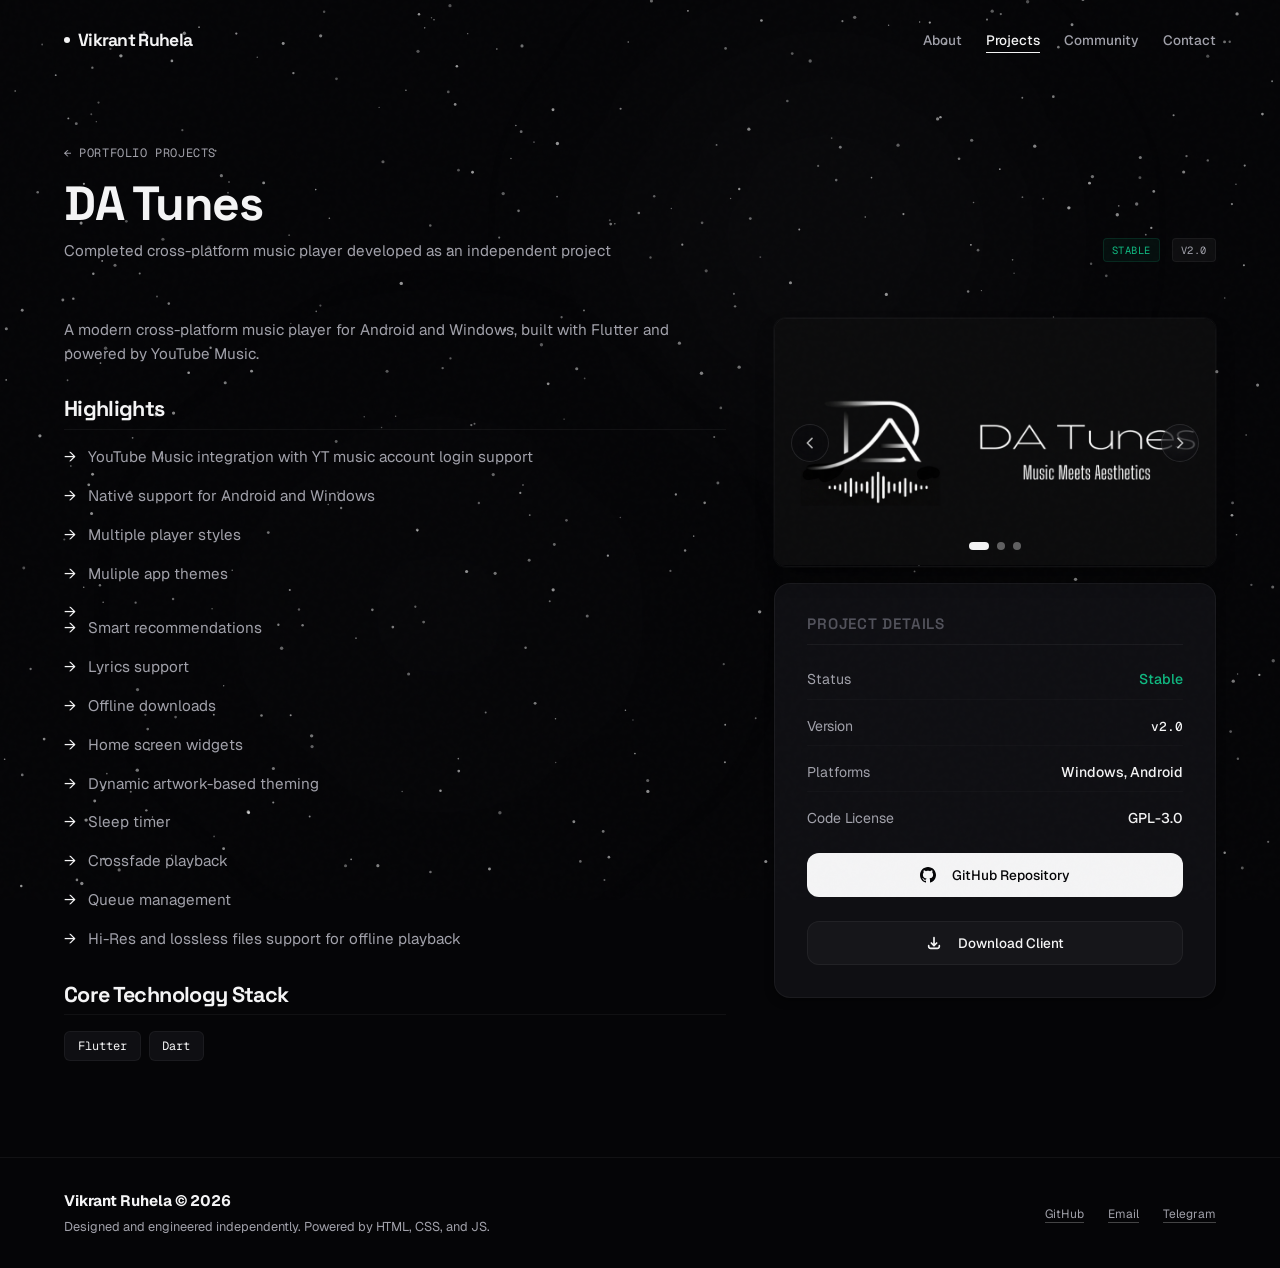
<file: datunes.html>
<!DOCTYPE html>
<html lang="en" data-accent="silver">
<head>
  <meta charset="UTF-8">
  <meta name="viewport" content="width=device-width, initial-scale=1.0">
  
  <title>DA Tunes Project | Vikrant Ruhela</title>
  <meta name="description" content="A premium cross-platform audio player application built with Flutter, Tauri, and Riverpod. Developed independently as a completed software project.">

  <!-- Favicon -->
  <link rel="icon" type="image/png" href="assets/images/favicon.png">

  <!-- Theme Stylesheets -->
  <link rel="stylesheet" href="assets/css/variables.css?v=2.2">
  <link rel="stylesheet" href="assets/css/global.css?v=2.2">
  <link rel="stylesheet" href="assets/css/components.css?v=2.2">
  <link rel="stylesheet" href="assets/css/sections.css?v=2.2">
</head>
<body>

  <!-- Loading Screen Overlay -->
  <div class="loading-screen" aria-hidden="true">
    <div class="loading-logo">
      <span class="loading-logo-dot"></span>
      Vikrant Ruhela
    </div>
  </div>

  <!-- Custom Cursor Elements -->
  <div class="custom-cursor" aria-hidden="true"></div>
  <div class="custom-cursor-follower" aria-hidden="true"></div>

  <!-- Background Ambient Lights -->
  <div class="ambient-bg-lights" aria-hidden="true">
    <div class="ambient-light-1"></div>
    <div class="ambient-light-2"></div>
  </div>

  <!-- Header Navbar -->
  <header class="scrolled">
    <div class="nav-container">
      <a href="index.html" class="logo" aria-label="Vikrant Ruhela Home">
        <span class="logo-dot"></span>
        Vikrant Ruhela
      </a>
      
      <div class="nav-right">
        <nav>
          <ul class="nav-links">
            <li><a href="index.html#about">About</a></li>
            <li><a href="index.html#projects" class="active">Projects</a></li>
            <li><a href="index.html#community">Community</a></li>
            <li><a href="index.html#contact">Contact</a></li>
          </ul>
        </nav>

      </div>
    </div>
  </header>

  <main class="container">
    <!-- Project Header Row -->
    <div class="project-header">
      <a href="index.html" class="project-back-link">← Portfolio Projects</a>
      <div class="project-title-row">
        <div>
          <h1 class="project-heading">DA Tunes</h1>
          <p class="section-description" style="margin-top: var(--space-xs);">Completed cross-platform music player developed as an independent project</p>
        </div>
        <div class="project-meta-row">
          <span class="product-card-badge stable" style="background-color: rgba(16, 185, 129, 0.06); border: 1px solid rgba(16, 185, 129, 0.15); color: #10b981;">Stable</span>
          <span class="product-card-badge" style="background-color: rgba(255, 255, 255, 0.04); color: var(--text-secondary); border: 1px solid var(--border-color);">v2.0</span>
        </div>
      </div>
    </div>

    <!-- Project Layout Grid -->
    <div class="project-layout">
      <!-- Left side: Desc, Features, Clean Architecture details -->
      <div class="project-body-left">
        <div class="project-desc-text">
          <p>
            A modern cross-platform music player for Android and Windows, built with Flutter and powered by YouTube Music.
          </p>
        </div>



        <div>
          <h2 class="project-section-title">Highlights</h2>
          <ul class="project-features-list">
            <li>YouTube Music integration with YT music account login support</li>
            <li>Native support for Android and Windows</li>
            <li>Multiple player styles</li>
            <li>Muliple app themes<li>
            <li>Smart recommendations</li>
            <li>Lyrics support</li>
            <li>Offline downloads</li>
            <li>Home screen widgets</li>
            <li>Dynamic artwork-based theming</li>
            <li>Sleep timer</li>
            <li>Crossfade playback</li>
            <li>Queue management</li>
            <li>Hi-Res and lossless files support for offline playback</li>
          </ul>
        </div>

        <div>
          <h2 class="project-section-title">Core Technology Stack</h2>
          <ul class="project-tech-pills">
            <li class="project-tech-pill">Flutter</li>
            <li class="project-tech-pill">Dart</li>
          </ul>
        </div>
      </div>

      <!-- Right side: Device Mockup Carousel & Spec Sheet -->
      <div class="dev-contact-panel">
        <!-- DA Tunes Playback Preview Carousel (No Browser Bar) -->
        <div class="framed-showcase" style="padding: 0; background: transparent; border: none; box-shadow: none;">
          <div class="carousel-container" id="project-datunes-carousel" style="aspect-ratio: 16/9; border-radius: var(--radius-md); border: 1px solid var(--border-color); overflow: hidden; box-shadow: var(--shadow-md);">
            <div class="carousel-track">
              <div class="carousel-slide">
                <img src="assets/images/damusic_logo.png" alt="DA Tunes - Music Meets Aesthetics Logo Banner" loading="lazy">
              </div>
              <div class="carousel-slide">
                <img src="assets/images/damusic_mobile.png" alt="DA Tunes mobile audio playback client screens" loading="lazy">
              </div>
              <div class="carousel-slide">
                <img src="assets/images/damusic_desktop.png" alt="DA Tunes tablet and desktop layout interfaces" loading="lazy">
              </div>
            </div>
            <button class="carousel-btn carousel-btn-prev" aria-label="Previous slide">
              <svg xmlns="http://www.w3.org/2000/svg" width="16" height="16" fill="none" viewBox="0 0 24 24" stroke="currentColor" stroke-width="2.5"><path stroke-linecap="round" stroke-linejoin="round" d="M15 19l-7-7 7-7"/></svg>
            </button>
            <button class="carousel-btn carousel-btn-next" aria-label="Next slide">
              <svg xmlns="http://www.w3.org/2000/svg" width="16" height="16" fill="none" viewBox="0 0 24 24" stroke="currentColor" stroke-width="2.5"><path stroke-linecap="round" stroke-linejoin="round" d="M9 5l7 7-7 7"/></svg>
            </button>
            <div class="carousel-dots"></div>
          </div>
        </div>

        <!-- Spec Panel -->
        <div class="spec-panel">
          <h3 class="spec-title">Project Details</h3>
          <ul class="spec-list">
            <li class="spec-item">
              <span class="spec-label">Status</span>
              <span class="spec-value" style="color: #10b981;">Stable</span>
            </li>
            <li class="spec-item">
              <span class="spec-label">Version</span>
              <span class="spec-value accent">v2.0</span>
            </li>
            <li class="spec-item">
              <span class="spec-label">Platforms</span>
              <span class="spec-value">Windows, Android</span>
            </li>
            <li class="spec-item">
              <span class="spec-label">Code License</span>
              <span class="spec-value">GPL-3.0</span>
            </li>
          </ul>
          <a href="https://github.com/VikrantRuhela/DA-Tunes" target="_blank" rel="noopener" class="btn btn-primary magnetic-target" style="width: 100%;">
            <svg xmlns="http://www.w3.org/2000/svg" width="16" height="16" fill="currentColor" viewBox="0 0 24 24" style="margin-right: var(--space-xs);"><path d="M12 0c-6.626 0-12 5.373-12 12 0 5.302 3.438 9.8 8.207 11.387.599.111.793-.261.793-.577v-2.234c-3.338.726-4.033-1.416-4.033-1.416-.546-1.387-1.333-1.756-1.333-1.756-1.089-.745.083-.729.083-.729 1.205.084 1.839 1.237 1.839 1.237 1.07 1.834 2.807 1.304 3.492.997.107-.775.418-1.305.762-1.604-2.665-.305-5.467-1.334-5.467-5.931 0-1.311.469-2.381 1.236-3.221-.124-.303-.535-1.524.117-3.176 0 0 1.008-.322 3.301 1.23.957-.266 1.983-.399 3.003-.404 1.02.005 2.047.138 3.006.404 2.291-1.552 3.297-1.23 3.297-1.23.653 1.653.242 2.874.118 3.176.77.84 1.235 1.911 1.235 3.221 0 4.609-2.807 5.624-5.479 5.921.43.372.823 1.102.823 2.222v3.293c0 .319.192.694.801.576 4.765-1.589 8.199-6.086 8.199-11.386 0-6.627-5.373-12-12-12z"/></svg>
            GitHub Repository
          </a>
          <a href="https://github.com/VikrantRuhela/DA-Tunes/releases" target="_blank" rel="noopener noreferrer" style="text-decoration: none;">
           <button class="btn btn-secondary magnetic-target" style="width: 100%;">
           <svg xmlns="http://www.w3.org/2000/svg" width="16" height="16" fill="none"    viewBox="0 0 24 24" stroke="currentColor" stroke-width="2.5" style="margin-right: var(--space-xs);">
             <path stroke-linecap="round" stroke-linejoin="round" d="M4 16v1a3 3 0 003 3h10a3 3 0 003-3v-1m-4-4l-4 4m0 0l-4-4m4 4V4"/>
          </svg>
    Download Client
           </button>
          </a>
        </div>
      </div>
    </div>
  </main>

  <!-- Footer Section -->
  <footer>
    <div class="container footer-layout">
      <div class="footer-left">
        <div class="footer-brand">Vikrant Ruhela &copy; 2026</div>
        <div class="footer-tagline">Designed and engineered independently. Powered by HTML, CSS, and JS.</div>
      </div>
      <ul class="footer-right" aria-label="Footer links">
        <li><a href="https://github.com/VikrantRuhela" target="_blank" rel="noopener">GitHub</a></li>
        <li><a href="mailto:vikrantruhela001@gmail.com">Email</a></li>
        <li><a href="https://t.me/deskaestheticx" target="_blank" rel="noopener">Telegram</a></li>
      </ul>
    </div>
  </footer>


  <!-- JavaScript Scripts -->
  <script src="assets/js/particles.js"></script>
  <script src="assets/js/carousel.js"></script>
  <script src="assets/js/cursor.js"></script>

  <script src="assets/js/theme.js"></script>
  <script src="assets/js/main.js"></script>
</body>
</html>
</file>
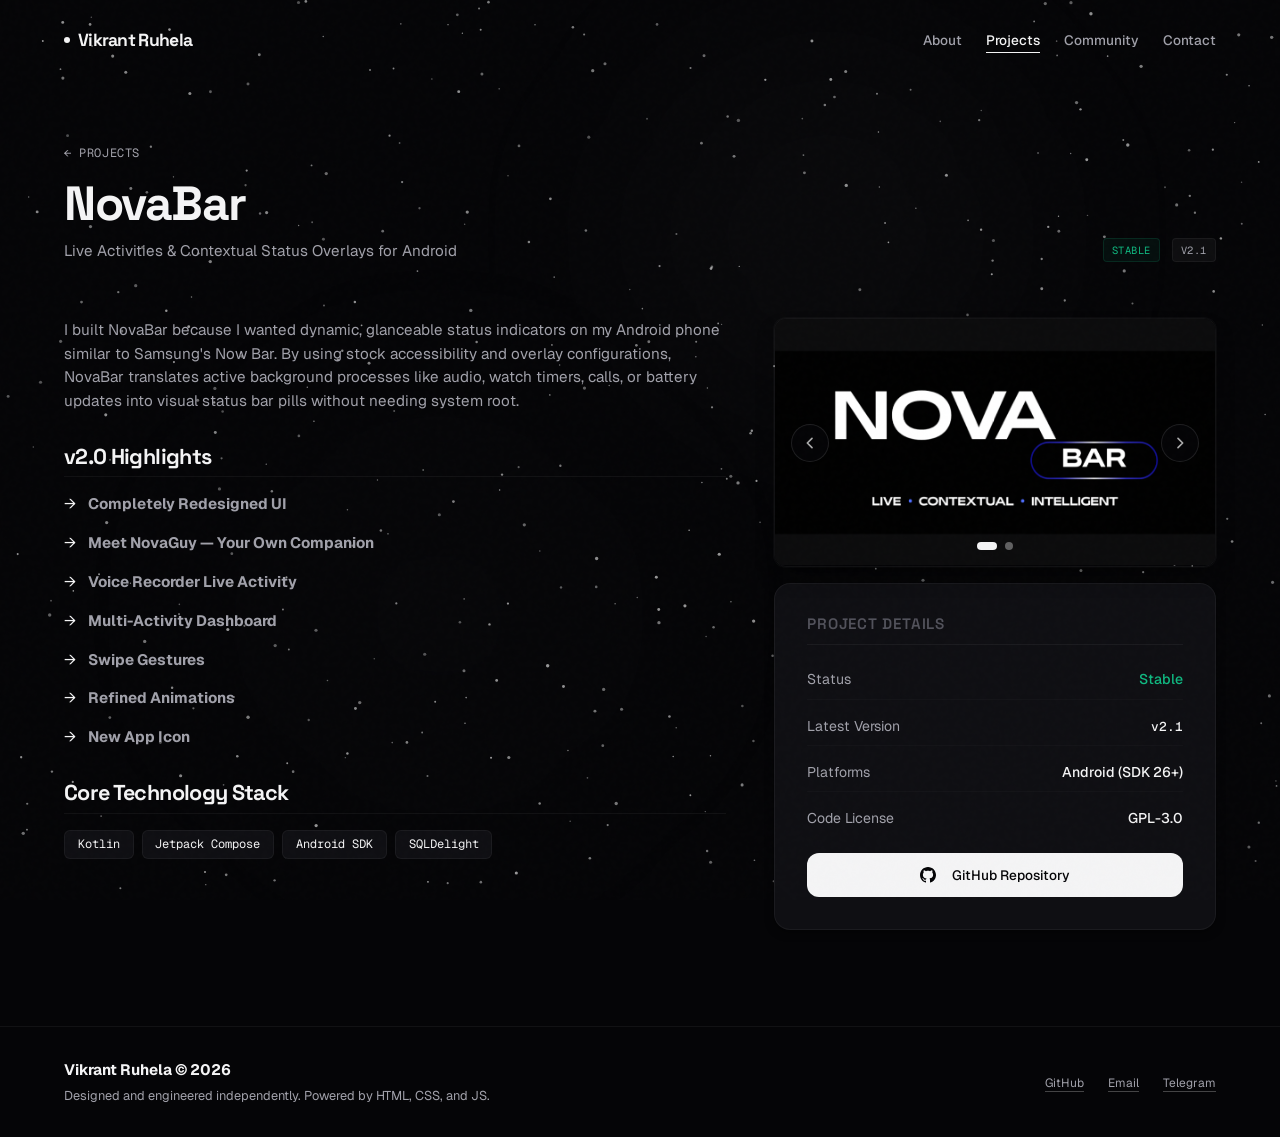
<file: novabar.html>
<!DOCTYPE html>
<html lang="en" data-accent="silver">
<head>
  <meta charset="UTF-8">
  <meta name="viewport" content="width=device-width, initial-scale=1.0">
  
  <title>NovaBar Project | Vikrant Ruhela</title>
  <meta name="description" content="Glanceable status bar live activities overlay for Android. Inspired by Samsung's Now Bar concept, built with its own independent implementation, customization options, and user experience.">

  <!-- Favicon -->
  <link rel="icon" type="image/png" href="assets/images/favicon.png">

  <!-- Theme Stylesheets -->
  <link rel="stylesheet" href="assets/css/variables.css?v=2.2">
  <link rel="stylesheet" href="assets/css/global.css?v=2.2">
  <link rel="stylesheet" href="assets/css/components.css?v=2.2">
  <link rel="stylesheet" href="assets/css/sections.css?v=2.2">
</head>
<body>

  <!-- Loading Screen Overlay -->
  <div class="loading-screen" aria-hidden="true">
    <div class="loading-logo">
      <span class="loading-logo-dot"></span>
      Vikrant Ruhela
    </div>
  </div>

  <!-- Custom Cursor Elements -->
  <div class="custom-cursor" aria-hidden="true"></div>
  <div class="custom-cursor-follower" aria-hidden="true"></div>

  <!-- Background Ambient Lights -->
  <div class="ambient-bg-lights" aria-hidden="true">
    <div class="ambient-light-1"></div>
    <div class="ambient-light-2"></div>
  </div>

  <!-- Header Navbar -->
  <header class="scrolled">
    <div class="nav-container">
      <a href="index.html" class="logo" aria-label="Vikrant Ruhela Home">
        <span class="logo-dot"></span>
        Vikrant Ruhela
      </a>
      
      <div class="nav-right">
        <nav>
          <ul class="nav-links">
            <li><a href="index.html#about">About</a></li>
            <li><a href="index.html#projects" class="active">Projects</a></li>
            <li><a href="index.html#community">Community</a></li>
            <li><a href="index.html#contact">Contact</a></li>
          </ul>
        </nav>

      </div>
    </div>
  </header>

  <main class="container">
    <!-- Project Header Row -->
    <div class="project-header">
      <a href="index.html" class="project-back-link">← Projects</a>
      <div class="project-title-row">
        <div>
          <h1 class="project-heading">NovaBar</h1>
          <p class="section-description" style="margin-top: var(--space-xs);">Live Activities & Contextual Status Overlays for Android</p>
        </div>
        <div class="project-meta-row">
          <span class="product-card-badge stable">Stable</span>
          <span class="product-card-badge" style="background-color: rgba(255, 255, 255, 0.04); color: var(--text-secondary); border: 1px solid var(--border-color);">v2.1</span>
        </div>
      </div>
    </div>

    <!-- Project Layout Grid -->
    <div class="project-layout">
      <!-- Left side: Desc & Features -->
      <div class="project-body-left">
        <div class="project-desc-text">
          <p>
            I built NovaBar because I wanted dynamic, glanceable status indicators on my Android phone similar to Samsung's Now Bar. By using stock accessibility and overlay configurations, NovaBar translates active background processes like audio, watch timers, calls, or battery updates into visual status bar pills without needing system root.
          </p>
        </div>

        <div>
          <h2 class="project-section-title">v2.0 Highlights</h2>
          <ul class="project-features-list">
            <li><strong>Completely Redesigned UI</strong></li>
            <li><strong>Meet NovaGuy — Your Own Companion</strong></li>
            <li><strong>Voice Recorder Live Activity</strong></li>
            <li><strong>Multi-Activity Dashboard</strong></li>
            <li><strong>Swipe Gestures</strong></li>
            <li><strong>Refined Animations</strong></li>
            <li><strong>New App Icon</strong></li>
          </ul>
        </div>

        <div>
          <h2 class="project-section-title">Core Technology Stack</h2>
          <ul class="project-tech-pills">
            <li class="project-tech-pill">Kotlin</li>
            <li class="project-tech-pill">Jetpack Compose</li>
            <li class="project-tech-pill">Android SDK</li>
            <li class="project-tech-pill">SQLDelight</li>
          </ul>
        </div>
      </div>

      <!-- Right side: Device Mockup Carousel & Spec Sheet -->
      <div class="dev-contact-panel">
        <!-- NovaBar Landscape Screenshot Carousel (Mockup-less) -->
        <div class="framed-showcase" style="padding: 0; background: transparent; border: none; box-shadow: none;">
          <div class="carousel-container" id="novabar-carousel" style="aspect-ratio: 16/9; border-radius: var(--radius-md); border: 1px solid var(--border-color); overflow: hidden; box-shadow: var(--shadow-md);">
            <div class="carousel-track">
              <div class="carousel-slide">
                <img src="assets/images/novabar_logo.png" alt="NovaBar - Live Contextual Intelligent Logo Banner" loading="lazy">
              </div>
              <div class="carousel-slide">
                <img src="assets/images/novabar_screens.png" alt="NovaBar settings menu interface screenshot layouts" loading="lazy">
              </div>
            </div>
            <button class="carousel-btn carousel-btn-prev" aria-label="Previous slide">
              <svg xmlns="http://www.w3.org/2000/svg" width="16" height="16" fill="none" viewBox="0 0 24 24" stroke="currentColor" stroke-width="2.5"><path stroke-linecap="round" stroke-linejoin="round" d="M15 19l-7-7 7-7"/></svg>
            </button>
            <button class="carousel-btn carousel-btn-next" aria-label="Next slide">
              <svg xmlns="http://www.w3.org/2000/svg" width="16" height="16" fill="none" viewBox="0 0 24 24" stroke="currentColor" stroke-width="2.5"><path stroke-linecap="round" stroke-linejoin="round" d="M9 5l7 7-7 7"/></svg>
            </button>
            <div class="carousel-dots"></div>
          </div>
        </div>

        <!-- Spec Panel -->
        <div class="spec-panel">
          <h3 class="spec-title">Project Details</h3>
          <ul class="spec-list">
            <li class="spec-item">
              <span class="spec-label">Status</span>
              <span class="spec-value" style="color: #10b981;">Stable</span>
            </li>
            <li class="spec-item">
              <span class="spec-label">Latest Version</span>
              <span class="spec-value accent">v2.1</span>
            </li>
            <li class="spec-item">
              <span class="spec-label">Platforms</span>
              <span class="spec-value">Android (SDK 26+)</span>
            </li>
            <li class="spec-item">
              <span class="spec-label">Code License</span>
              <span class="spec-value">GPL-3.0</span>
            </li>
          </ul>
          <a href="https://github.com/VikrantRuhela/NovaBar" target="_blank" rel="noopener" class="btn btn-primary magnetic-target" style="width: 100%;">
            <svg xmlns="http://www.w3.org/2000/svg" width="16" height="16" fill="currentColor" viewBox="0 0 24 24" style="margin-right: var(--space-xs);"><path d="M12 0c-6.626 0-12 5.373-12 12 0 5.302 3.438 9.8 8.207 11.387.599.111.793-.261.793-.577v-2.234c-3.338.726-4.033-1.416-4.033-1.416-.546-1.387-1.333-1.756-1.333-1.756-1.089-.745.083-.729.083-.729 1.205.084 1.839 1.237 1.839 1.237 1.07 1.834 2.807 1.304 3.492.997.107-.775.418-1.305.762-1.604-2.665-.305-5.467-1.334-5.467-5.931 0-1.311.469-2.381 1.236-3.221-.124-.303-.535-1.524.117-3.176 0 0 1.008-.322 3.301 1.23.957-.266 1.983-.399 3.003-.404 1.02.005 2.047.138 3.006.404 2.291-1.552 3.297-1.23 3.297-1.23.653 1.653.242 2.874.118 3.176.77.84 1.235 1.911 1.235 3.221 0 4.609-2.807 5.624-5.479 5.921.43.372.823 1.102.823 2.222v3.293c0 .319.192.694.801.576 4.765-1.589 8.199-6.086 8.199-11.386 0-6.627-5.373-12-12-12z"/></svg>
            GitHub Repository
          </a>
        </div>
      </div>
    </div>
  </main>

  <!-- Footer Section -->
  <footer>
    <div class="container footer-layout">
      <div class="footer-left">
        <div class="footer-brand">Vikrant Ruhela &copy; 2026</div>
        <div class="footer-tagline">Designed and engineered independently. Powered by HTML, CSS, and JS.</div>
      </div>
      <ul class="footer-right" aria-label="Footer links">
        <li><a href="https://github.com/VikrantRuhela" target="_blank" rel="noopener">GitHub</a></li>
        <li><a href="mailto:vikrantruhela001@gmail.com">Email</a></li>
        <li><a href="https://t.me/deskaestheticx" target="_blank" rel="noopener">Telegram</a></li>
      </ul>
    </div>
  </footer>


  <!-- JavaScript Scripts -->
  <script src="assets/js/particles.js"></script>
  <script src="assets/js/carousel.js"></script>
  <script src="assets/js/cursor.js"></script>

  <script src="assets/js/theme.js"></script>
  <script src="assets/js/main.js"></script>
</body>
</html>
</file>
<file: assets/css/variables.css>
:root {
  /* Fonts */
  --font-sans: 'Geist', -apple-system, BlinkMacSystemFont, "Segoe UI", Roboto, Helvetica, Arial, sans-serif;
  --font-display: 'Space Grotesk', var(--font-sans);
  --font-mono: 'Geist Mono', Consolas, Monaco, monospace;

  /* Font Weights */
  --weight-light: 300;
  --weight-regular: 400;
  --weight-medium: 500;
  --weight-semibold: 600;
  --weight-bold: 700;
  --weight-heavy: 800;

  /* Standard Modular Type Scale */
  --text-xs: 0.75rem;     /* 12px */
  --text-sm: 0.875rem;    /* 14px */
  --text-base: 1rem;      /* 16px */
  --text-md: 1.125rem;    /* 18px */
  --text-lg: 1.25rem;     /* 20px */
  --text-xl: 1.5rem;      /* 24px */
  --text-2xl: 2rem;       /* 32px */
  --text-3xl: 2.75rem;    /* 44px */

  /* Strict Spacing System Grid */
  --space-xxs: 4px;
  --space-xs: 8px;
  --space-sm: 12px;
  --space-md: 16px;
  --space-lg: 24px;
  --space-xl: 32px;
  --space-xxl: 48px;
  --space-xxxl: 64px;
  --space-huge: 96px;

  /* Premium Color Palette (Inspired by Raycast / Linear / Vercel) */
  --bg-darker: #050507;      /* Pure black main surface */
  --bg-dark: #0a0a0d;        /* Dark gray panels */
  --bg-card: #0f0f13;        /* Elevation 1 cards */
  --bg-card-hover: #141419;  /* Elevation 2 hover */
  
  /* Translucent borders */
  --border-color: rgba(255, 255, 255, 0.05);
  --border-color-hover: rgba(255, 255, 255, 0.12);
  
  /* Text Hues */
  --text-primary: #f4f4f5;   /* Crisp white */
  --text-secondary: #a1a1aa; /* Muted slate */
  --text-muted: #52525b;     /* Deep gray secondary detail */
  
  /* Monochrome Silver Accent */
  --accent-rgb: 244, 244, 245;
  --color-accent: rgb(var(--accent-rgb));
  --color-accent-light: rgba(var(--accent-rgb), 0.05);
  --color-accent-dark: #71717a;
  
  /* Curves */
  --radius-sm: 6px;
  --radius-md: 12px;
  --radius-lg: 16px;
  --radius-full: 9999px;

  /* Timings */
  --transition-smooth: all 0.5s cubic-bezier(0.16, 1, 0.3, 1);
  --transition-fast: all 0.25s cubic-bezier(0.16, 1, 0.3, 1);

  /* Multi-layered shadows */
  --shadow-sm: 0 2px 8px rgba(0, 0, 0, 0.5);
  --shadow-md: 0 12px 24px -10px rgba(0, 0, 0, 0.7), 0 0 0 1px rgba(255, 255, 255, 0.03);
  --shadow-lg: 0 32px 64px -20px rgba(0, 0, 0, 0.9), 0 0 0 1px rgba(255, 255, 255, 0.04);
}

/* Theme accent variations */
[data-accent="silver"] {
  --accent-rgb: 244, 244, 245;
}
[data-accent="violet"] {
  --accent-rgb: 139, 92, 246;
}
[data-accent="blue"] {
  --accent-rgb: 59, 130, 246;
}
[data-accent="emerald"] {
  --accent-rgb: 16, 185, 129;
}
[data-accent="amber"] {
  --accent-rgb: 245, 158, 11;
}

@media (prefers-reduced-motion: reduce) {
  :root {
    --transition-smooth: all 0.05s linear !important;
    --transition-fast: all 0.02s linear !important;
  }
}
</file>
<file: assets/css/global.css>
@import url('https://fonts.googleapis.com/css2?family=Geist+Mono:wght@100..900&family=Geist:wght@100..900&family=Space+Grotesk:wght@300..700&display=swap');

/* Redesign Base Resets */
*, *::before, *::after {
  box-sizing: border-box;
  margin: 0;
  padding: 0;
}

html {
  scroll-behavior: smooth;
  scroll-padding-top: 80px;
  background-color: var(--bg-darker);
}

body {
  font-family: var(--font-sans);
  background-color: var(--bg-darker);
  color: var(--text-primary);
  line-height: 1.5;
  overflow-x: hidden;
  -webkit-font-smoothing: antialiased;
  position: relative;
}

/* Subtle Film Grain Noise Filter Overlay */
body::before {
  content: '';
  position: fixed;
  top: 0;
  left: 0;
  width: 100%;
  height: 100%;
  z-index: 9999;
  pointer-events: none;
  opacity: 0.015;
  background-image: url("data:image/svg+xml,%3Csvg viewBox='0 0 200 200' xmlns='http://www.w3.org/2000/svg'%3E%3Cfilter id='noiseFilter'%3E%3CfeTurbulence type='fractalNoise' baseFrequency='0.8' numOctaves='3' stitchTiles='stitch'/%3E%3C/filter%3E%3Crect width='100%25' height='100%25' filter='url(%23noiseFilter)'/%3E%3C/svg%3E");
}

/* Scrollbar styling */
::-webkit-scrollbar {
  width: 6px;
}
::-webkit-scrollbar-track {
  background: var(--bg-darker);
}
::-webkit-scrollbar-thumb {
  background: rgba(255, 255, 255, 0.08);
  border-radius: 99px;
}
::-webkit-scrollbar-thumb:hover {
  background: rgba(255, 255, 255, 0.2);
}

/* Focus Rings styling */
*:focus-visible {
  outline: 2px solid rgba(var(--accent-rgb), 0.5);
  outline-offset: 4px;
}

.container {
  max-width: 1200px;
  margin: 0 auto;
  padding: 0 var(--space-lg);
  position: relative;
  z-index: 2;
}

/* Headers Typography */
h1, h2, h3, h4, h5, h6 {
  font-family: var(--font-display);
  font-weight: 700;
  letter-spacing: -0.03em;
  line-height: 1.1;
  color: var(--text-primary);
}

p {
  color: var(--text-secondary);
  font-size: 0.95rem;
  line-height: 1.55;
}

a {
  color: inherit;
  text-decoration: none;
  transition: var(--transition-fast);
  cursor: none; /* Hide standard cursor */
}

/* Fallback - cursor is normal. JS appends "has-custom-cursor" class to html */
html.has-custom-cursor,
html.has-custom-cursor * {
  cursor: none !important;
}

/* Revert to native I-beam text cursor while selecting or editing text */
html.has-custom-cursor.text-selecting,
html.has-custom-cursor.text-selecting * {
  cursor: auto !important;
}

html.has-custom-cursor input,
html.has-custom-cursor textarea,
html.has-custom-cursor [contenteditable],
html.has-custom-cursor input *,
html.has-custom-cursor textarea * {
  cursor: auto !important;
}



/* Custom Cursor elements using translate3d and pseudo-centering */
.custom-cursor {
  position: fixed;
  top: 0;
  left: 0;
  width: 0;
  height: 0;
  pointer-events: none;
  z-index: 10000;
  will-change: transform;
  opacity: 0;
  display: flex;
  align-items: center;
  justify-content: center;
  border: 1px solid transparent;
  box-sizing: border-box;
  transition: width 0.18s cubic-bezier(0.16, 1, 0.3, 1), 
              height 0.18s cubic-bezier(0.16, 1, 0.3, 1), 
              margin-left 0.18s cubic-bezier(0.16, 1, 0.3, 1), 
              margin-top 0.18s cubic-bezier(0.16, 1, 0.3, 1), 
              border-color 0.18s ease, 
              background-color 0.18s ease, 
              border-radius 0.18s ease;
}

/* Custom Geometric Arrow SVG element */
.custom-cursor-arrow {
  width: 22px;
  height: 22px;
  fill: var(--color-accent);
  stroke: var(--bg-darker);
  stroke-width: 1.5px;
  stroke-linejoin: round;
  position: absolute;
  top: -3px;
  left: -4px;
  opacity: 1;
  transform-origin: top left;
  transition: opacity 0.15s ease, fill 0.18s ease, transform 0.18s ease;
}

.custom-cursor .follower-text {
  position: absolute;
  font-family: var(--font-mono);
  font-size: 0.52rem;
  font-weight: 600;
  color: var(--text-primary);
  opacity: 0;
  transition: opacity 0.12s ease;
  pointer-events: none;
  white-space: nowrap;
  letter-spacing: 0.05em;
  line-height: 1;
}

/* --- State Styles --- */



/* Text Mode (over form input fields and textareas) */
.custom-cursor.text-mode {
  opacity: 0 !important;
}

/* Hovering over standard links */
.custom-cursor.hover-link .custom-cursor-arrow {
  fill: var(--text-primary);
  transform: scale(1.15);
}

/* Hovering over buttons (Magnetic Attraction) */
.custom-cursor.hover-btn .custom-cursor-arrow {
  fill: var(--color-accent);
  transform: scale(1.15);
}



/* Hovering over Carousel left/right halves */
.custom-cursor.hover-carousel-left,
.custom-cursor.hover-carousel-right {
  width: 24px;
  height: 24px;
  margin-left: -12px;
  margin-top: -12px;
  border-color: var(--color-accent);
  background-color: transparent;
  border-radius: 50%;
}

.custom-cursor.hover-carousel-left .custom-cursor-arrow,
.custom-cursor.hover-carousel-right .custom-cursor-arrow {
  opacity: 0;
  pointer-events: none;
}

.custom-cursor.hover-carousel-left .follower-text,
.custom-cursor.hover-carousel-right .follower-text {
  opacity: 1;
  color: var(--color-accent);
  font-size: 0.72rem;
}

/* Disable Custom Cursor elements when custom cursor is toggled off */
html.custom-cursor-disabled .custom-cursor {
  display: none !important;
}

html.custom-cursor-disabled,
html.custom-cursor-disabled * {
  cursor: auto !important;
}

/* Background Canvas for Interactive Particles */
#bg-canvas {
  position: fixed;
  top: 0;
  left: 0;
  width: 100vw;
  height: 100vh;
  pointer-events: none;
  z-index: 1; /* Layered between ambient lights and text content */
}

/* Ambient lighting background shifts */
.ambient-bg-lights {
  position: fixed;
  top: 0;
  left: 0;
  width: 100%;
  height: 100%;
  z-index: 0;
  pointer-events: none;
  overflow: hidden;
  transform: translate3d(calc(var(--bg-x, 0) * -12px), calc(var(--bg-y, 0) * -12px), 0);
  transition: transform 0.6s cubic-bezier(0.16, 1, 0.3, 1);
}

.ambient-light-1 {
  position: absolute;
  top: -10%;
  right: 10%;
  width: 650px;
  height: 650px;
  background: radial-gradient(circle, rgba(var(--accent-rgb), 0.03) 0%, rgba(var(--accent-rgb), 0) 70%);
  filter: blur(80px);
}

.ambient-light-2 {
  position: absolute;
  bottom: -10%;
  left: 5%;
  width: 750px;
  height: 750px;
  background: radial-gradient(circle, rgba(var(--accent-rgb), 0.015) 0%, rgba(var(--accent-rgb), 0) 70%);
  filter: blur(100px);
}

/* Blur-reveal scroll entrance styles */
.reveal-on-scroll {
  opacity: 0;
  transform: translateY(20px) scale(0.99);
  filter: blur(6px);
  transition: opacity 1s cubic-bezier(0.16, 1, 0.3, 1), transform 1s cubic-bezier(0.16, 1, 0.3, 1), filter 1s cubic-bezier(0.16, 1, 0.3, 1);
  will-change: opacity, transform, filter;
}

.reveal-on-scroll.revealed {
  opacity: 1;
  transform: translateY(0) scale(1);
  filter: blur(0);
}

/* Loading skeleton screens */
.loading-screen {
  position: fixed;
  top: 0;
  left: 0;
  width: 100%;
  height: 100%;
  background-color: var(--bg-darker);
  z-index: 10100;
  display: flex;
  justify-content: center;
  align-items: center;
  transition: opacity 0.6s cubic-bezier(0.16, 1, 0.3, 1), visibility 0.6s cubic-bezier(0.16, 1, 0.3, 1);
}

.loading-screen.fade-out {
  opacity: 0;
  visibility: hidden;
}

.loading-logo {
  font-family: var(--font-display);
  font-size: 1.2rem;
  font-weight: 700;
  letter-spacing: -0.04em;
  color: var(--text-primary);
  display: flex;
  align-items: center;
  gap: var(--space-xs);
}

.loading-logo-dot {
  width: 6px;
  height: 6px;
  background-color: var(--color-accent);
  border-radius: 50%;
  animation: loadingPulse 1s infinite ease-in-out;
}

@keyframes loadingPulse {
  0%, 100% { transform: scale(0.8); opacity: 0.4; }
  50% { transform: scale(1.2); opacity: 1; }
}
</file>
<file: assets/css/components.css>
/* Sticky Header Navbar */
header {
  position: fixed;
  top: 0;
  left: 0;
  width: 100%;
  z-index: 100;
  background-color: transparent;
  border-bottom: 1px solid transparent;
  transition: var(--transition-smooth);
}

header.scrolled {
  background-color: rgba(5, 5, 7, 0.8);
  backdrop-filter: blur(20px);
  -webkit-backdrop-filter: blur(20px);
  border-bottom: 1px solid var(--border-color);
}

.nav-container {
  display: flex;
  justify-content: space-between;
  align-items: center;
  height: 80px;
  max-width: 1200px;
  margin: 0 auto;
  padding: 0 var(--space-lg);
}

.logo {
  font-family: var(--font-display);
  font-weight: 700;
  font-size: 1.1rem;
  letter-spacing: -0.04em;
  color: var(--text-primary);
  display: flex;
  align-items: center;
  gap: var(--space-xs);
  z-index: 102;
}

.logo-dot {
  width: 6px;
  height: 6px;
  background-color: var(--color-accent);
  border-radius: 50%;
}

.nav-right {
  display: flex;
  align-items: center;
  gap: var(--space-lg);
}

.nav-links {
  display: flex;
  gap: var(--space-lg);
  list-style: none;
}

.nav-links a {
  font-size: 0.85rem;
  font-weight: 500;
  color: var(--text-secondary);
  position: relative;
  padding: var(--space-xxs) 0;
}

.nav-links a:hover,
.nav-links a.active {
  color: var(--text-primary);
}

.nav-links a::after {
  content: '';
  position: absolute;
  bottom: 0;
  left: 0;
  width: 100%;
  height: 1px;
  background-color: var(--color-accent);
  transform: scaleX(0);
  transform-origin: right;
  transition: transform 0.4s cubic-bezier(0.16, 1, 0.3, 1);
}

.nav-links a:hover::after,
.nav-links a.active::after {
  transform: scaleX(1);
  transform-origin: left;
}

/* Command Palette Toggle Icon */
.search-toggle-btn {
  background: transparent;
  border: none;
  color: var(--text-secondary);
  display: flex;
  align-items: center;
  justify-content: center;
  padding: var(--space-xs);
  border-radius: var(--radius-sm);
  transition: var(--transition-fast);
}

.search-toggle-btn:hover {
  color: var(--text-primary);
  background-color: rgba(255, 255, 255, 0.05);
}

/* Scroll Progress Track */
.scroll-progress-container {
  position: fixed;
  top: 0;
  left: 0;
  width: 100%;
  height: 2px;
  z-index: 101;
  pointer-events: none;
}

.scroll-progress-bar {
  height: 100%;
  background-color: var(--color-accent);
  width: 0%;
  transition: width 0.1s ease-out;
}

/* Premium Buttons */
.btn {
  display: inline-flex;
  align-items: center;
  justify-content: center;
  padding: 0.75rem 1.5rem;
  border-radius: var(--radius-md);
  font-size: 0.85rem;
  font-weight: 500;
  gap: var(--space-xs);
  border: none;
  font-family: var(--font-sans);
  position: relative;
  overflow: hidden;
  will-change: transform;
  transition: var(--transition-smooth);
}

.btn-primary {
  background-color: var(--text-primary);
  color: var(--bg-darker);
}

.btn-primary:hover {
  background-color: #ffffff;
  transform: translateY(-2px);
  box-shadow: 0 8px 24px rgba(255, 255, 255, 0.12);
}

.btn-secondary {
  background-color: rgba(255, 255, 255, 0.03);
  color: var(--text-primary);
  border: 1px solid var(--border-color);
}

.btn-secondary:hover {
  background-color: rgba(255, 255, 255, 0.06);
  border-color: rgba(255, 255, 255, 0.15);
  transform: translateY(-2px);
}

/* Premium Structured Cards */
.studio-card {
  position: relative;
  background-color: var(--bg-card);
  border: 1px solid var(--border-color);
  border-radius: var(--radius-lg);
  padding: var(--space-xl);
  overflow: hidden;
  transition: border-color 0.4s ease, background-color 0.4s ease, transform 0.4s ease, box-shadow 0.4s ease;
  box-shadow: var(--shadow-sm);
  z-index: 2;
  will-change: transform, box-shadow;
  display: grid;
  grid-template-columns: 1.1fr 0.9fr;
  gap: var(--space-xl);
  align-items: center;
}

@media (max-width: 900px) {
  .studio-card {
    grid-template-columns: 1fr;
    gap: var(--space-lg);
    padding: var(--space-lg);
  }
}

.studio-card:hover {
  border-color: rgba(255, 255, 255, 0.1);
  background-color: var(--bg-card-hover);
  transform: translateY(-4px);
  box-shadow: var(--shadow-lg);
}

/* Command Palette Modal (Spotlight-like Search) */
.palette-overlay {
  position: fixed;
  top: 0;
  left: 0;
  width: 100%;
  height: 100%;
  background-color: rgba(0, 0, 0, 0.75);
  backdrop-filter: blur(20px);
  -webkit-backdrop-filter: blur(20px);
  z-index: 2000;
  display: flex;
  justify-content: center;
  padding-top: 15vh;
  opacity: 0;
  visibility: hidden;
  transition: opacity 0.3s ease, visibility 0.3s ease;
}

.palette-overlay.open {
  opacity: 1;
  visibility: visible;
}

.palette-modal {
  width: 100%;
  max-width: 600px;
  background-color: #0b0b0e;
  border: 1px solid rgba(255, 255, 255, 0.08);
  border-radius: var(--radius-md);
  box-shadow: var(--shadow-lg);
  overflow: hidden;
  transform: scale(0.97) translateY(-10px);
  transition: transform 0.3s cubic-bezier(0.16, 1, 0.3, 1);
}

.palette-overlay.open .palette-modal {
  transform: scale(1) translateY(0);
}

.palette-header {
  padding: var(--space-md) var(--space-lg);
  border-bottom: 1px solid rgba(255, 255, 255, 0.05);
  display: flex;
  align-items: center;
  gap: var(--space-sm);
}

.palette-input {
  width: 100%;
  background: transparent;
  border: none;
  color: var(--text-primary);
  font-family: var(--font-sans);
  font-size: 1rem;
  outline: none;
}

.palette-input::placeholder {
  color: var(--text-muted);
}

.palette-body {
  max-height: 350px;
  overflow-y: auto;
  padding: var(--space-xs);
}

.palette-group-title {
  font-family: var(--font-mono);
  font-size: 0.7rem;
  color: var(--text-muted);
  text-transform: uppercase;
  letter-spacing: 0.1em;
  padding: var(--space-sm) var(--space-md) var(--space-xxs);
}

.palette-item {
  display: flex;
  align-items: center;
  justify-content: space-between;
  padding: var(--space-sm) var(--space-md);
  border-radius: var(--radius-sm);
  cursor: none;
  font-size: 0.85rem;
  color: var(--text-secondary);
  transition: background-color 0.15s ease, color 0.15s ease;
}

.palette-item.active {
  background-color: rgba(255, 255, 255, 0.05);
  color: var(--text-primary);
}

.palette-item-left {
  display: flex;
  align-items: center;
  gap: var(--space-sm);
}

.palette-item-icon {
  display: flex;
  align-items: center;
  color: var(--text-muted);
}

.palette-item.active .palette-item-icon {
  color: var(--color-accent);
}

.palette-shortcut {
  font-family: var(--font-mono);
  font-size: 0.65rem;
  color: var(--text-muted);
  background-color: rgba(255, 255, 255, 0.03);
  border: 1px solid rgba(255, 255, 255, 0.06);
  padding: 0.15rem 0.4rem;
  border-radius: 4px;
}

/* ==========================================================================
   Premium Device Mockups (Outlined Device Viewports)
   ========================================================================== */

/* Browser Mockup Frame (For Tauri/Desktop apps) */
.browser-mockup {
  border: 1px solid rgba(255, 255, 255, 0.06);
  border-radius: var(--radius-md);
  background-color: #050507;
  overflow: hidden;
  box-shadow: var(--shadow-md);
  position: relative;
  display: flex;
  flex-direction: column;
  width: 100%;
}

.browser-header-bar {
  height: 40px;
  background-color: #0a0a0d;
  border-bottom: 1px solid rgba(255, 255, 255, 0.05);
  display: flex;
  align-items: center;
  padding: 0 var(--space-md);
  position: relative;
  flex-shrink: 0;
}

.browser-dots {
  display: flex;
  gap: 6px;
  position: absolute;
  left: var(--space-md);
}

.browser-dot {
  width: 8px;
  height: 8px;
  border-radius: 50%;
  background-color: rgba(255, 255, 255, 0.12);
}

.browser-address-bar {
  width: 220px;
  height: 22px;
  background-color: rgba(255, 255, 255, 0.03);
  border: 1px solid rgba(255, 255, 255, 0.04);
  border-radius: 4px;
  margin: 0 auto;
  font-family: var(--font-mono);
  font-size: 0.65rem;
  color: var(--text-muted);
  display: flex;
  align-items: center;
  justify-content: center;
}

/* Phone Mockup Frame (Android utilities / NovaBar) */
.phone-mockup {
  width: 260px;
  height: 520px;
  border: 10px solid #16161a;
  border-radius: 40px;
  background-color: #050507;
  overflow: hidden;
  box-shadow: var(--shadow-lg);
  position: relative;
  margin: 0 auto;
}

.phone-notch {
  position: absolute;
  top: 0;
  left: 50%;
  transform: translateX(-50%);
  width: 100px;
  height: 20px;
  background-color: #16161a;
  border-radius: 0 0 14px 14px;
  z-index: 15;
}

/* Framed Screenshot Showcase Grid */
.framed-showcase {
  border: 1px solid var(--border-color);
  border-radius: var(--radius-lg);
  padding: var(--space-md);
  background-color: rgba(255, 255, 255, 0.01);
  box-shadow: var(--shadow-sm);
  display: flex;
  justify-content: center;
  align-items: center;
  position: relative;
}

/* ==========================================================================
   Premium Parallax Carousel
   ========================================================================== */
.carousel-container {
  position: relative;
  width: 100%;
  height: 100%;
  overflow: hidden;
}

.carousel-track {
  display: flex;
  width: 100%;
  height: 100%;
  transition: transform 0.85s cubic-bezier(0.16, 1, 0.3, 1);
  will-change: transform;
}

.carousel-slide {
  min-width: 100%;
  height: 100%;
  overflow: hidden;
  position: relative;
}

/* Inner Slide Image - offset translations generate parallax */
.carousel-slide img {
  width: 100%;
  height: 100%;
  object-fit: cover;
  transform: scale(1.04) translate3d(var(--parallax-offset, 0%), 0, 0);
  transition: transform 0.85s cubic-bezier(0.16, 1, 0.3, 1);
  will-change: transform;
}

.carousel-btn {
  position: absolute;
  top: 50%;
  transform: translateY(-50%);
  width: 38px;
  height: 38px;
  border-radius: 50%;
  background-color: rgba(10, 10, 15, 0.7);
  backdrop-filter: blur(10px);
  -webkit-backdrop-filter: blur(10px);
  border: 1px solid rgba(255, 255, 255, 0.15);
  color: var(--text-primary);
  display: flex;
  align-items: center;
  justify-content: center;
  z-index: 10;
  opacity: 0.7;
  pointer-events: auto;
  transition: opacity var(--transition-fast), transform var(--transition-fast), background-color var(--transition-fast), border-color var(--transition-fast);
}

/* Elevate buttons on carousel container hover */
.carousel-container:hover .carousel-btn {
  opacity: 0.85;
}

.carousel-btn:hover,
.carousel-btn:focus-visible {
  opacity: 1 !important;
  background-color: rgba(10, 10, 15, 0.95);
  border-color: rgba(255, 255, 255, 0.35);
  transform: translateY(-50%) scale(1.06);
}

@media (hover: none) {
  .carousel-btn {
    opacity: 0.85;
    pointer-events: auto;
  }
}

.carousel-btn-prev { left: var(--space-md); }
.carousel-btn-next { right: var(--space-md); }

.carousel-dots {
  position: absolute;
  bottom: var(--space-md);
  left: 50%;
  transform: translateX(-50%);
  display: flex;
  align-items: center;
  gap: var(--space-xs);
  z-index: 10;
}

.carousel-dot {
  position: relative;
  width: 8px;
  height: 8px;
  border-radius: var(--radius-full);
  background-color: rgba(255, 255, 255, 0.35);
  cursor: pointer;
  transition: width var(--transition-fast), background-color var(--transition-fast), border-radius var(--transition-fast);
}

/* Expanded accessible touch target (28x28px minimum) satisfying WCAG 2.5.8 */
.carousel-dot::after {
  content: '';
  position: absolute;
  top: 50%;
  left: 50%;
  transform: translate(-50%, -50%);
  width: 28px;
  height: 28px;
  cursor: pointer;
}

.carousel-dot.active {
  width: 20px;
  border-radius: 4px;
  background-color: var(--text-primary);
  transform: none;
}

.carousel-dot:focus-visible {
  outline: 2px solid var(--color-accent);
  outline-offset: 3px;
}

/* ==========================================================================
   Floating Information Spec Panel (Apple Style Sidebar specifications)
   ========================================================================== */
.spec-panel {
  background-color: var(--bg-card);
  border: 1px solid var(--border-color);
  border-radius: var(--radius-lg);
  padding: var(--space-xl);
  display: flex;
  flex-direction: column;
  gap: var(--space-lg);
  box-shadow: var(--shadow-sm);
}

.spec-title {
  font-size: 0.95rem;
  font-weight: 600;
  text-transform: uppercase;
  letter-spacing: 0.05em;
  color: var(--text-muted);
  border-bottom: 1px solid var(--border-color);
  padding-bottom: var(--space-sm);
}

.spec-list {
  display: flex;
  flex-direction: column;
  gap: var(--space-md);
  list-style: none;
}

.spec-item {
  display: flex;
  justify-content: space-between;
  align-items: center;
  font-size: 0.88rem;
  border-bottom: 1px solid rgba(255, 255, 255, 0.02);
  padding-bottom: var(--space-xs);
}

.spec-item:last-child {
  border-bottom: none;
  padding-bottom: 0;
}

.spec-label {
  color: var(--text-secondary);
}

.spec-value {
  color: var(--text-primary);
  font-weight: 500;
}

.spec-value.accent {
  font-family: var(--font-mono);
  font-size: 0.8rem;
  color: var(--color-accent);
}

/* Mobile Nav Toggle Icon */
.mobile-nav-toggle {
  display: none;
  background: transparent;
  border: none;
  cursor: none;
  padding: var(--space-xs);
  z-index: 103;
}

.mobile-nav-toggle span {
  display: block;
  width: 18px;
  height: 1.5px;
  background-color: var(--text-primary);
  margin-bottom: 4px;
  transition: var(--transition-smooth);
}

.mobile-nav-toggle span:last-child {
  margin-bottom: 0;
}

.mobile-nav-toggle.open span:nth-child(1) {
  transform: translateY(5.5px) rotate(45deg);
}

.mobile-nav-toggle.open span:nth-child(2) {
  opacity: 0;
}

.mobile-nav-toggle.open span:nth-child(3) {
  transform: translateY(-5.5px) rotate(-45deg);
}

@media (max-width: 768px) {
  .mobile-nav-toggle {
    display: block;
  }

  .nav-links {
    position: fixed;
    top: 0;
    right: 0;
    width: 100%;
    height: 100vh;
    background-color: var(--bg-darker);
    flex-direction: column;
    justify-content: center;
    align-items: center;
    padding: var(--space-lg);
    gap: var(--space-lg);
    transform: translateY(-100%);
    transition: transform 0.5s cubic-bezier(0.16, 1, 0.3, 1);
    z-index: 101;
  }

  .nav-links.open {
    transform: translateY(0);
  }
}
</file>
<file: assets/css/sections.css>
/* Hero Section */
.hero-section {
  min-height: 90vh;
  display: flex;
  align-items: center;
  position: relative;
  padding-top: var(--space-huge);
  padding-bottom: var(--space-xxl);
}

.hero-layout {
  display: flex;
  flex-direction: column;
  align-items: center;
  text-align: center;
  width: 100%;
}

.hero-badge {
  display: inline-flex;
  align-items: center;
  gap: var(--space-xs);
  padding: var(--space-xxs) var(--space-sm);
  border-radius: var(--radius-full);
  background-color: rgba(255, 255, 255, 0.03);
  border: 1px solid var(--border-color);
  color: var(--text-secondary);
  font-family: var(--font-mono);
  font-size: 0.72rem;
  margin-bottom: var(--space-lg);
  text-transform: uppercase;
  letter-spacing: 0.05em;
}

.hero-badge-dot {
  width: 6px;
  height: 6px;
  background-color: #10b981;
  border-radius: 50%;
  box-shadow: 0 0 10px #10b981;
}

.hero-title {
  font-size: clamp(2.5rem, 6.5vw, 4rem);
  line-height: 1.05;
  margin-bottom: var(--space-md);
  font-weight: 800;
  background: linear-gradient(180deg, #ffffff 40%, #a1a1aa 100%);
  -webkit-background-clip: text;
  -webkit-text-fill-color: transparent;
  max-width: 850px;
}

.hero-subtitle {
  font-size: 1.1rem;
  color: var(--text-secondary);
  max-width: 600px;
  margin-bottom: var(--space-xl);
  line-height: 1.6;
}

.hero-actions {
  display: flex;
  gap: var(--space-sm);
  margin-bottom: var(--space-xxl);
}

/* Studio Product Catalog Showcase Grid (homepage) */
.product-catalog-grid {
  display: grid;
  grid-template-columns: repeat(3, 1fr);
  gap: var(--space-lg);
  margin-bottom: var(--space-huge);
}

.product-catalog-card {
  display: flex;
  flex-direction: column;
  justify-content: space-between;
}

.product-card-top {
  display: flex;
  flex-direction: column;
  gap: var(--space-sm);
  margin-bottom: var(--space-lg);
}

.product-card-header {
  display: flex;
  justify-content: space-between;
  align-items: center;
}

.product-card-badge {
  font-family: var(--font-mono);
  font-size: 0.65rem;
  text-transform: uppercase;
  letter-spacing: 0.05em;
  padding: 0.2rem 0.5rem;
  border-radius: 4px;
}

.product-card-badge.stable {
  background-color: rgba(16, 185, 129, 0.06);
  border: 1px solid rgba(16, 185, 129, 0.15);
  color: #10b981;
}

.product-card-badge.dev {
  background-color: rgba(245, 158, 11, 0.06);
  border: 1px solid rgba(245, 158, 11, 0.15);
  color: #f59e0b;
}

.product-card-title {
  font-size: 1.4rem;
  font-weight: 700;
}

.product-card-desc {
  font-size: 0.88rem;
  color: var(--text-secondary);
  line-height: 1.5;
}

.product-card-tech {
  font-family: var(--font-mono);
  font-size: var(--text-sm, 0.875rem);
  line-height: 1.5;
  color: var(--text-secondary);
}

/* Sections details styling */
.section {
  padding: var(--space-huge) 0;
  position: relative;
}

.section-header {
  margin-bottom: var(--space-xxl);
  max-width: 600px;
}

.section-label {
  font-family: var(--font-mono);
  font-size: 0.72rem;
  color: var(--text-muted);
  text-transform: uppercase;
  letter-spacing: 0.12em;
  margin-bottom: var(--space-xs);
  display: block;
}

.section-title {
  font-size: clamp(1.75rem, 4vw, 2.5rem);
  font-weight: 700;
  margin-bottom: var(--space-xs);
}

.section-description {
  color: var(--text-secondary);
  font-size: 0.95rem;
}

/* About Studio section */
.about-grid {
  display: grid;
  grid-template-columns: 1fr 1fr;
  gap: var(--space-xxl);
  align-items: center;
}

.about-intro-text {
  font-size: 1rem;
  color: var(--text-secondary);
}

.about-intro-text p {
  margin-bottom: var(--space-md);
}

.about-intro-text p:last-child {
  margin-bottom: 0;
}

.about-intro-text strong {
  color: var(--text-primary);
  font-weight: 500;
}

.about-stat-panel {
  display: grid;
  grid-template-columns: 1fr 1fr;
  gap: var(--space-lg);
}

.about-stat-card {
  border-left: 1px solid var(--border-color);
  padding-left: var(--space-md);
}

.about-stat-num {
  font-size: 2.25rem;
  font-weight: 700;
  color: var(--text-primary);
  line-height: 1;
  margin-bottom: var(--space-xxs);
}

.about-stat-lbl {
  font-size: 0.75rem;
  color: var(--text-muted);
  text-transform: uppercase;
  letter-spacing: 0.05em;
}

/* Meet the Developer */
.dev-section-grid {
  display: grid;
  grid-template-columns: 1.1fr 0.9fr;
  gap: var(--space-xxl);
}

.dev-text-content {
  font-size: 1rem;
  color: var(--text-secondary);
}

.dev-text-content p {
  margin-bottom: var(--space-md);
}

.dev-text-content p:last-child {
  margin-bottom: 0;
}

.dev-text-content strong {
  color: var(--text-primary);
  font-weight: 500;
}

.dev-contact-panel {
  display: flex;
  flex-direction: column;
  gap: var(--space-md);
}

.dev-contact-link {
  display: flex;
  align-items: center;
  gap: var(--space-md);
  padding: var(--space-md);
  border-radius: var(--radius-md);
  background-color: var(--bg-card);
  border: 1px solid var(--border-color);
  transition: var(--transition-fast);
}

.dev-contact-link:hover {
  border-color: rgba(255, 255, 255, 0.1);
  background-color: var(--bg-card-hover);
}

.dev-contact-icon {
  width: 40px;
  height: 40px;
  border-radius: 8px;
  background-color: rgba(255, 255, 255, 0.03);
  border: 1px solid var(--border-color);
  display: flex;
  align-items: center;
  justify-content: center;
  color: var(--text-primary);
}

.dev-contact-link:hover .dev-contact-icon {
  color: var(--color-accent);
  border-color: rgba(var(--accent-rgb), 0.3);
}

.dev-contact-lbl {
  font-size: 0.72rem;
  color: var(--text-muted);
  text-transform: uppercase;
  letter-spacing: 0.05em;
}

.dev-contact-val {
  font-size: 0.9rem;
  font-weight: 600;
  color: var(--text-primary);
}

/* Philosophy */
.dev-philosophy-title {
  margin-top: var(--space-xl);
  margin-bottom: var(--space-md);
  font-size: 1.1rem;
  font-weight: 600;
  color: var(--text-primary);
}

.dev-philosophy-list {
  display: grid;
  grid-template-columns: 1fr 1fr;
  gap: var(--space-md);
  list-style: none;
  padding: 0;
}

.dev-philosophy-item {
  position: relative;
  padding-left: var(--space-md);
  color: var(--text-secondary);
  font-size: 0.9rem;
}

.dev-philosophy-item::before {
  content: "■";
  position: absolute;
  left: 0;
  color: var(--color-accent);
  font-size: 0.65rem;
  top: 1px;
}

/* Portrait Wireframe Placeholder */
.portrait-placeholder {
  width: 100%;
  max-width: 280px;
  aspect-ratio: 1 / 1.1;
  border: 1px dashed rgba(255, 255, 255, 0.15);
  border-radius: var(--radius-lg);
  display: flex;
  flex-direction: column;
  justify-content: center;
  align-items: center;
  position: relative;
  background-color: rgba(255, 255, 255, 0.01);
  color: var(--text-muted);
  font-family: var(--font-mono);
  font-size: 0.75rem;
  margin: 0 auto;
}

.portrait-placeholder::before {
  content: '';
  position: absolute;
  top: 12px;
  left: 12px;
  right: 12px;
  bottom: 12px;
  border: 1px dashed rgba(255, 255, 255, 0.05);
  border-radius: var(--radius-md);
  pointer-events: none;
}

.portrait-placeholder-frame {
  display: flex;
  flex-direction: column;
  align-items: center;
  gap: var(--space-xs);
}

.portrait-placeholder-line {
  width: 40px;
  height: 1px;
  background-color: rgba(255, 255, 255, 0.1);
}

/* Premium Profile Avatar Container */
.profile-image-container {
  width: 340px;
  max-width: 100%;
  aspect-ratio: 1 / 1;
  position: relative;
  margin: 0 auto;
}

.profile-image-container img {
  position: absolute !important;
  top: 0 !important;
  left: 0 !important;
  width: 100% !important;
  height: 100% !important;
  object-fit: contain !important;
  transition: transform var(--transition-md) var(--ease-out) !important;
}

.profile-image-container:hover img {
  transform: scale(1.02) !important;
}

/* Tech Badges */
.tech-badges-grid {
  display: flex;
  flex-wrap: wrap;
  column-gap: 8px;
  row-gap: 10px;
  margin-top: var(--space-sm);
  margin-left: 0;
  padding-left: 0;
}

.tech-badge {
  font-family: var(--font-mono);
  font-size: var(--text-xs, 0.75rem);
  font-weight: 500;
  padding: 5px 12px;
  background-color: rgba(255, 255, 255, 0.05);
  border: 1px solid rgba(255, 255, 255, 0.12);
  border-radius: var(--radius-full);
  color: #e4e4e7;
  transition: var(--transition-fast);
}

.tech-badge:hover {
  background-color: rgba(255, 255, 255, 0.09);
  border-color: rgba(255, 255, 255, 0.25);
  color: #ffffff;
  transform: translateY(-1px);
}

/* Experience Editorial Timeline */
.timeline-container {
  position: relative;
  margin-top: var(--space-xl);
}

.timeline-container::before {
  content: '';
  position: absolute;
  left: 8px;
  top: 8px;
  bottom: 8px;
  width: 1px;
  background-color: var(--border-color);
}

.timeline-event {
  position: relative;
  padding-left: var(--space-xl);
  margin-bottom: var(--space-xl);
}

.timeline-event:last-child {
  margin-bottom: 0;
}

.timeline-dot {
  position: absolute;
  left: 4px;
  top: 6px;
  width: 9px;
  height: 9px;
  border-radius: 50%;
  background-color: var(--bg-darker);
  border: 2px solid var(--color-accent);
  z-index: 2;
}

.timeline-header-row {
  display: flex;
  justify-content: space-between;
  align-items: flex-start;
  flex-wrap: wrap;
  gap: var(--space-xxs);
  margin-bottom: var(--space-xxs);
}

.timeline-title {
  font-size: 1rem;
  font-weight: 600;
  color: var(--text-primary);
}

.timeline-period {
  font-family: var(--font-mono);
  font-size: 0.72rem;
  color: var(--text-muted);
}

.timeline-org {
  font-size: 0.85rem;
  color: var(--color-accent);
  font-weight: 500;
  margin-bottom: var(--space-xs);
}

.timeline-desc {
  font-size: 0.88rem;
  color: var(--text-secondary);
  line-height: 1.55;
}

/* ==========================================================================
   Project Detail Sub-page layouts (novabar, damusic, deskaestheticx)
   ========================================================================== */
.project-header {
  padding-top: 140px;
  padding-bottom: var(--space-xl);
}

.project-back-link {
  display: inline-flex;
  align-items: center;
  gap: var(--space-xxs);
  font-family: var(--font-mono);
  font-size: 0.75rem;
  color: var(--text-secondary);
  text-transform: uppercase;
  letter-spacing: 0.05em;
  margin-bottom: var(--space-md);
}

.project-back-link:hover {
  color: var(--text-primary);
}

.project-title-row {
  display: flex;
  justify-content: space-between;
  align-items: flex-end;
  flex-wrap: wrap;
  gap: var(--space-md);
  margin-bottom: var(--space-lg);
}

.project-heading {
  font-size: clamp(2rem, 5vw, 3rem);
  font-weight: 800;
}

.project-meta-row {
  display: flex;
  gap: var(--space-sm);
  align-items: center;
}

.project-layout {
  display: grid;
  grid-template-columns: 1.2fr 0.8fr;
  gap: var(--space-xxl);
  margin-bottom: var(--space-huge);
}

.project-body-left {
  display: flex;
  flex-direction: column;
  gap: var(--space-xl);
}

.project-desc-text {
  font-size: 1.05rem;
  line-height: 1.6;
  color: var(--text-secondary);
}

.project-section-title {
  font-size: 1.35rem;
  font-weight: 700;
  margin-bottom: var(--space-md);
  border-bottom: 1px solid var(--border-color);
  padding-bottom: var(--space-xs);
}

.project-features-list {
  display: flex;
  flex-direction: column;
  gap: var(--space-md);
  list-style: none;
}

.project-features-list li {
  position: relative;
  padding-left: var(--space-lg);
  font-size: 0.95rem;
  color: var(--text-secondary);
  line-height: 1.5;
}

.project-features-list li::before {
  content: "→";
  position: absolute;
  left: 0;
  color: var(--color-accent);
}

.project-tech-pills {
  display: flex;
  flex-wrap: wrap;
  gap: var(--space-xs);
  list-style: none;
}

.project-tech-pill {
  font-family: var(--font-mono);
  font-size: 0.75rem;
  padding: 0.3rem 0.8rem;
  border-radius: var(--radius-sm);
  background-color: var(--bg-card);
  border: 1px solid var(--border-color);
  color: var(--text-primary);
}

/* Roadmap timeline */
.project-roadmap {
  display: flex;
  flex-direction: column;
  gap: var(--space-md);
}

.roadmap-step {
  display: flex;
  gap: var(--space-md);
  align-items: flex-start;
}

.roadmap-bullet {
  width: 14px;
  height: 14px;
  border-radius: 50%;
  border: 2px solid var(--border-color);
  background-color: var(--bg-darker);
  margin-top: 4px;
  flex-shrink: 0;
}

.roadmap-step.active .roadmap-bullet {
  border-color: var(--color-accent);
  background-color: var(--color-accent);
}

.roadmap-info {
  display: flex;
  flex-direction: column;
}

.roadmap-phase {
  font-family: var(--font-mono);
  font-size: 0.8rem;
  font-weight: 600;
  color: var(--text-primary);
}

.roadmap-details {
  font-size: 0.88rem;
  color: var(--text-secondary);
}

/* Wallpapers download grid (For DeskAestheticx page) */
.wallpapers-grid {
  display: grid;
  grid-template-columns: repeat(2, 1fr);
  gap: var(--space-md);
  margin-top: var(--space-md);
}

.wallpaper-card {
  border: 1px solid var(--border-color);
  border-radius: var(--radius-md);
  overflow: hidden;
  background-color: var(--bg-card);
}

.wallpaper-preview {
  height: 180px;
  overflow: hidden;
  position: relative;
}

.wallpaper-preview img {
  width: 100%;
  height: 100%;
  object-fit: cover;
  transition: var(--transition-smooth);
}

.wallpaper-card:hover .wallpaper-preview img {
  transform: scale(1.05);
}

.wallpaper-info {
  padding: var(--space-md);
  display: flex;
  justify-content: space-between;
  align-items: center;
}

.wallpaper-name {
  font-size: 0.9rem;
  font-weight: 600;
}

/* Footer Section */
footer {
  border-top: 1px solid var(--border-color);
  padding: var(--space-xl) 0;
  background-color: var(--bg-darker);
  position: relative;
  z-index: 2;
}

.footer-layout {
  display: flex;
  justify-content: space-between;
  align-items: center;
  flex-wrap: wrap;
  gap: var(--space-md);
}

.footer-left {
  display: flex;
  flex-direction: column;
  gap: var(--space-xxs);
}

.footer-brand {
  font-size: 0.95rem;
  font-weight: 700;
}

.footer-tagline {
  font-size: 0.8rem;
  color: var(--text-secondary);
}

.footer-right {
  display: flex;
  gap: var(--space-lg);
  list-style: none;
  align-items: center;
}

.footer-right a {
  font-size: var(--text-xs, 0.8rem);
  color: var(--text-secondary);
  text-decoration: underline;
  text-underline-offset: 4px;
  text-decoration-color: rgba(255, 255, 255, 0.25);
  transition: color var(--transition-fast), text-decoration-color var(--transition-fast);
}

.footer-right a:hover,
.footer-right a:focus-visible {
  color: var(--text-primary);
  text-decoration-color: var(--color-accent);
}

/* Community Section Topic Pills */
.community-topic-list {
  display: flex;
  justify-content: center;
  flex-wrap: wrap;
  gap: var(--space-xs);
  list-style: none;
  padding: 0;
  margin: 0;
}

.community-topic-badge {
  font-size: var(--text-sm, 0.875rem);
  font-weight: var(--weight-medium, 500);
  color: var(--text-secondary);
  background: rgba(255, 255, 255, 0.03);
  border: 1px solid var(--border-color);
  padding: 6px 14px;
  border-radius: var(--radius-full);
  pointer-events: none;
  user-select: none;
}

#community .about-grid {
  display: grid;
  grid-template-columns: 1fr 1fr;
  align-items: center;
  gap: var(--space-xxl);
}

/* Responsive grid changes */
@media (max-width: 1024px) {
  .product-catalog-grid {
    grid-template-columns: 1fr;
    gap: var(--space-md);
  }

  .project-layout {
    grid-template-columns: 1fr;
    gap: var(--space-xl);
  }

  .dev-section-grid {
    grid-template-columns: 1fr;
    gap: var(--space-xl);
  }
}

@media (max-width: 768px) {
  .about-grid {
    grid-template-columns: 1fr;
    gap: var(--space-xl);
  }

  .section {
    padding: var(--space-xxl) 0;
  }

  .hero-section {
    padding-top: var(--space-huge);
  }

  .hero-actions {
    flex-direction: column;
    width: 100%;
    gap: var(--space-sm);
  }

  .hero-actions .btn {
    width: 100%;
  }

  .wallpapers-grid {
    grid-template-columns: 1fr;
  }
}

@media (max-width: 480px) {
  .dev-philosophy-list {
    grid-template-columns: 1fr;
  }
}
</file>
